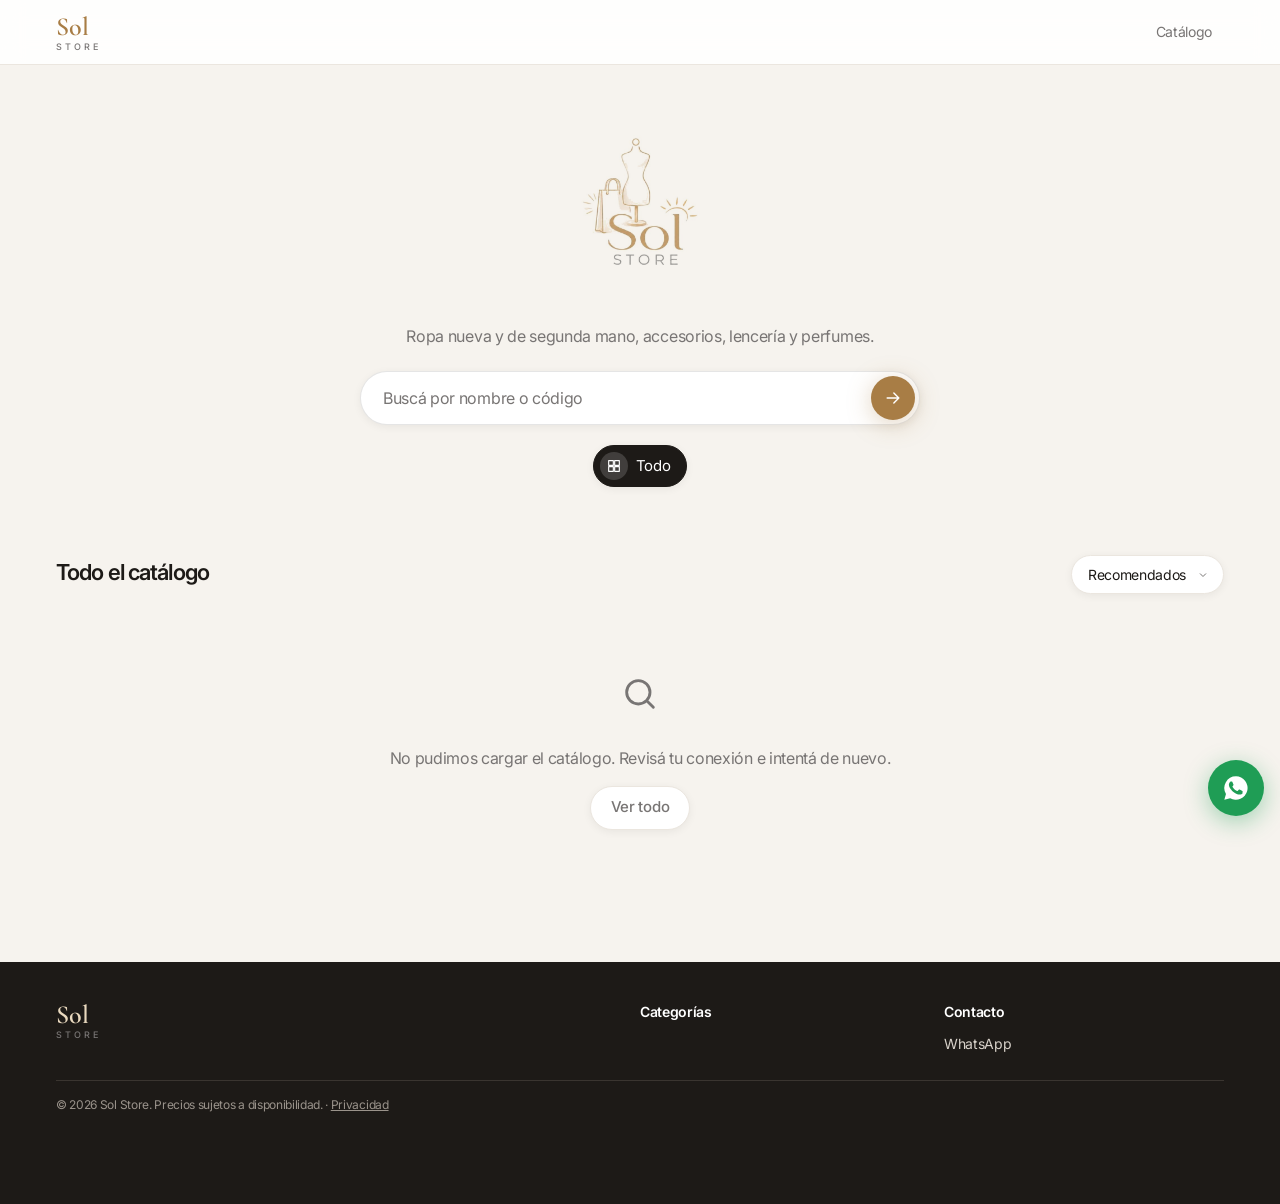
<file: index.html>
<!doctype html>
<html lang="es">
<head>
  <meta charset="utf-8">
  <meta name="viewport" content="width=device-width, initial-scale=1, viewport-fit=cover">
  <title>Sol Store · Ropa, accesorios, lencería y perfumes</title>
  <meta name="description" content="Catálogo online de Sol Store: ropa nueva y de segunda mano, accesorios, lencería y perfumes. Consultá y pedí por WhatsApp.">
  <meta name="theme-color" content="#ffffff">
  <meta property="og:title" content="Sol Store">
  <meta property="og:description" content="Ropa nueva y de segunda mano, accesorios, lencería y perfumes.">
  <meta property="og:image" content="img/logo.jpg">
  <link rel="icon" href="img/icon.png">
  <link rel="preconnect" href="https://fonts.googleapis.com">
  <link rel="preconnect" href="https://fonts.gstatic.com" crossorigin>
  <link href="https://fonts.googleapis.com/css2?family=Cormorant+Garamond:wght@500;600&family=Inter:wght@400;500;600&display=swap" rel="stylesheet">
  <link rel="stylesheet" href="css/styles.css">
</head>
<body>
  <div class="demo-banner" id="demoBanner" hidden>Modo demostración: productos de ejemplo. Configurá la URL del backend en <code>js/config.js</code>.</div>

  <header class="topbar">
    <div class="wrap">
      <a class="brand" href="#" aria-label="Sol Store, inicio">
        <span class="brand-text">Sol<small>STORE</small></span>
      </a>
      <span class="spacer"></span>
      <a class="top-link" href="#catalogo">Catálogo</a>
    </div>
  </header>

  <main>
    <section class="hero wrap">
      <img class="hero-logo" src="img/logo.jpg" alt="Sol Store" width="220" height="220"
           onerror="this.hidden=true;document.getElementById('heroWord').hidden=false">
      <h1 class="hero-wordmark" id="heroWord" hidden>Sol<span>STORE</span></h1>
      <p id="bienvenida">Ropa nueva y de segunda mano, accesorios, lencería y perfumes.</p>

      <form class="search" id="searchForm" role="search">
        <label for="q" class="sr-only">Buscar productos</label>
        <input id="q" type="search" placeholder="Buscá por nombre o código" autocomplete="off">
        <button type="submit" aria-label="Buscar">
          <svg class="icon" viewBox="0 0 24 24"><path d="M5 12h14M13 6l6 6-6 6"/></svg>
        </button>
      </form>

      <nav class="chips" id="chips" aria-label="Categorías"></nav>
    </section>

    <section class="section wrap" id="destacadosSec" hidden>
      <div class="section-head"><h2>Destacados</h2></div>
      <div class="rail" id="destacados"></div>
    </section>

    <section class="section wrap" id="catalogo">
      <div class="section-head">
        <div>
          <h2 id="tituloLista">Todo el catálogo</h2>
          <span class="count" id="contador"></span>
        </div>
        <div class="toolbar">
          <label for="orden" class="sr-only">Ordenar</label>
          <select class="select" id="orden">
            <option value="rel">Recomendados</option>
            <option value="nuevos">Más nuevos</option>
            <option value="menor">Menor precio</option>
            <option value="mayor">Mayor precio</option>
          </select>
        </div>
      </div>
      <div class="grid" id="grid" aria-live="polite"></div>
      <div class="empty" id="vacio" hidden>
        <svg class="icon" viewBox="0 0 24 24"><circle cx="11" cy="11" r="7"/><path d="m20 20-3.5-3.5"/></svg>
        <p>No encontramos productos con ese filtro.</p>
        <button class="btn" id="limpiar">Ver todo</button>
      </div>
    </section>
  </main>

  <footer class="footer">
    <div class="wrap">
      <div>
        <span class="brand-text">Sol<small>STORE</small></span>
        <p id="footDir" style="margin:14px 0 0"></p>
      </div>
      <div>
        <h4>Categorías</h4>
        <div id="footCats"></div>
      </div>
      <div>
        <h4>Contacto</h4>
        <a id="footWa" href="#" target="_blank" rel="noopener">WhatsApp</a>
        <a id="footIg" href="#" target="_blank" rel="noopener" hidden>Instagram</a>
      </div>
      <div class="copy">© <span id="anio"></span> Sol Store. Precios sujetos a disponibilidad. · <a href="privacidad.html" style="display:inline;color:inherit;text-decoration:underline">Privacidad</a></div>
    </div>
  </footer>

  <a class="fab-wa" id="fabWa" href="#" target="_blank" rel="noopener" aria-label="Consultar por WhatsApp">
    <svg viewBox="0 0 24 24"><path d="M12 2a10 10 0 0 0-8.6 15.1L2 22l5-1.3A10 10 0 1 0 12 2Zm5.8 14.2c-.2.7-1.4 1.3-2 1.4-.5.1-1.2.1-1.9-.1-.4-.1-1-.3-1.7-.6-3-1.3-4.9-4.3-5.1-4.5-.1-.2-1.2-1.6-1.2-3.1s.8-2.2 1-2.5c.3-.3.6-.4.8-.4h.6c.2 0 .4 0 .6.5l.9 2.1c.1.2.1.4 0 .5l-.3.5-.4.4c-.1.1-.3.3-.1.6.2.3.8 1.3 1.6 2.1 1.1 1 2 1.3 2.3 1.4.3.1.5.1.6-.1l.9-1c.2-.3.4-.2.7-.1l2 1c.3.1.5.2.5.3.1.2.1.7-.1 1.5Z"/></svg>
  </a>

  <div class="modal" id="modal" hidden role="dialog" aria-modal="true" aria-labelledby="mTitulo">
    <div class="modal-bg" data-close></div>
    <div class="modal-box">
      <button class="icon-btn modal-close" data-close aria-label="Cerrar">
        <svg class="icon" viewBox="0 0 24 24"><path d="M6 6l12 12M18 6 6 18"/></svg>
      </button>
      <div id="mContenido"></div>
    </div>
  </div>

  <script src="js/config.js"></script>
  <script src="js/api.js"></script>
  <script src="js/estadisticas.js"></script>
  <script src="js/catalogo.js"></script>
</body>
</html>
</file>
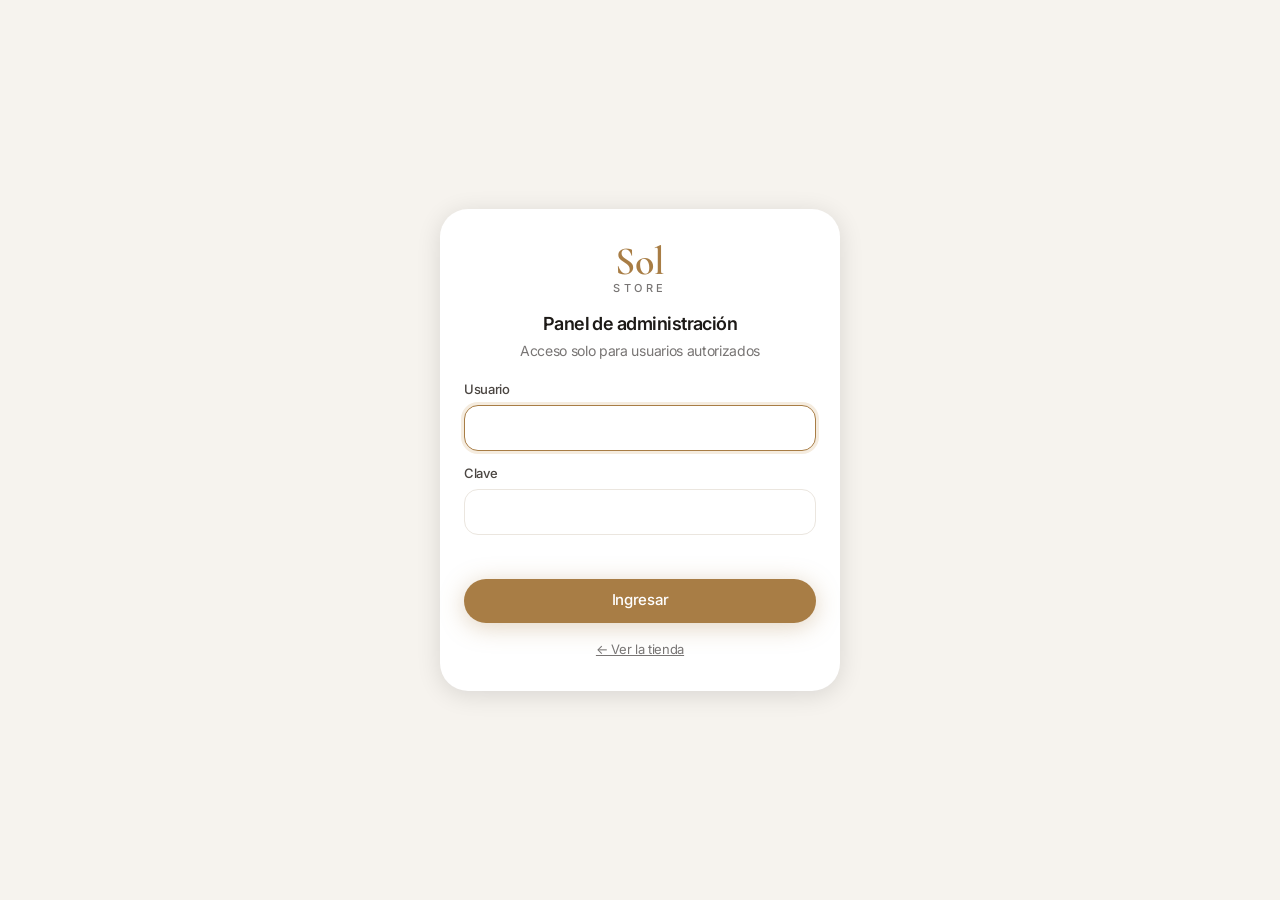
<file: admin/index.html>
<!doctype html>
<html lang="es">
<head>
  <meta charset="utf-8">
  <meta name="viewport" content="width=device-width, initial-scale=1, viewport-fit=cover">
  <meta name="robots" content="noindex, nofollow">
  <title>Panel · Sol Store</title>
  <link rel="icon" href="../img/icon.png">
  <link rel="preconnect" href="https://fonts.googleapis.com">
  <link rel="preconnect" href="https://fonts.gstatic.com" crossorigin>
  <link href="https://fonts.googleapis.com/css2?family=Cormorant+Garamond:wght@500;600&family=Inter:wght@400;500;600&display=swap" rel="stylesheet">
  <link rel="stylesheet" href="../css/styles.css">
  <link rel="stylesheet" href="../css/admin.css">
</head>
<body class="admin">

  <!-- ========== LOGIN ========== -->
  <div class="login-wrap" id="vLogin" hidden>
    <form class="login-card" id="fLogin" autocomplete="on">
      <span class="brand-text">Sol<small>STORE</small></span>
      <h1>Panel de administración</h1>
      <p>Acceso solo para usuarios autorizados</p>
      <div class="field">
        <label for="lUser">Usuario</label>
        <input class="input" id="lUser" name="username" autocomplete="username" required autocapitalize="none">
      </div>
      <div class="field">
        <label for="lPass">Clave</label>
        <input class="input" id="lPass" name="password" type="password" autocomplete="current-password" required>
      </div>
      <div class="err-msg" id="lErr" role="alert"></div>
      <button class="btn btn-primary btn-block" id="lBtn" type="submit">Ingresar</button>
      <p style="margin:16px 0 0"><a href="../" style="color:var(--muted);font-size:13px">← Ver la tienda</a></p>
    </form>
  </div>

  <!-- ========== PANEL ========== -->
  <div id="vPanel" hidden>
    <header class="topbar adm-top">
      <div class="wrap">
        <a class="brand" href="../" target="_blank" title="Ver tienda"><span class="brand-text">Sol<small>PANEL</small></span></a>
        <span class="spacer"></span>
        <div class="adm-user"><b id="uNombre"></b><span id="uRol"></span></div>
        <button class="icon-btn" id="bSalir" aria-label="Cerrar sesión" title="Cerrar sesión">
          <svg class="icon" viewBox="0 0 24 24"><path d="M15 4h3a2 2 0 0 1 2 2v12a2 2 0 0 1-2 2h-3M10 17l-5-5 5-5M5 12h11"/></svg>
        </button>
      </div>
    </header>

    <div class="wrap">
      <div class="demo-banner" id="demoBanner" hidden style="border-radius:14px;margin-top:12px">Modo demostración: los cambios no se guardan.</div>
      <nav class="tabs" role="tablist">
        <button class="tab" role="tab" data-tab="productos" aria-selected="true">Productos</button>
        <button class="tab" role="tab" data-tab="estadisticas" aria-selected="false">Estadísticas</button>
        <button class="tab" role="tab" data-tab="categorias" aria-selected="false" data-admin>Categorías</button>
        <button class="tab" role="tab" data-tab="ajustes" aria-selected="false" data-admin>Tienda</button>
        <button class="tab" role="tab" data-tab="usuarios" aria-selected="false" data-admin>Usuarios</button>
        <button class="tab" role="tab" data-tab="cuenta" aria-selected="false">Mi cuenta</button>
      </nav>

      <!-- Productos -->
      <section class="panel" id="tab-productos">
        <div class="stats" id="stats"></div>
        <div class="adm-bar">
          <div class="search">
            <input id="aQ" type="search" placeholder="Buscar por nombre o código…" aria-label="Buscar producto">
          </div>
          <select class="select" id="aCat" aria-label="Filtrar categoría">
            <option value="">Todas</option>
          </select>
          <button class="btn btn-primary" id="bNuevo">
            <svg class="icon" viewBox="0 0 24 24"><path d="M12 5v14M5 12h14"/></svg>Nuevo
          </button>
        </div>
        <div class="plist" id="plist"></div>
      </section>

      <!-- Estadísticas -->
      <section class="panel" id="tab-estadisticas" hidden>
        <div class="est-head">
          <div class="seg" role="radiogroup" aria-label="Período">
            <button type="button" role="radio" data-dias="7" aria-checked="false">7 días</button>
            <button type="button" role="radio" data-dias="30" aria-checked="true">30 días</button>
            <button type="button" role="radio" data-dias="90" aria-checked="false">90 días</button>
          </div>
          <button class="btn mini" type="button" id="estRecargar">Actualizar</button>
        </div>
        <div id="estCont"></div>
        <p class="hint" style="margin-top:16px">Datos anónimos: no se guardan IP, cookies ni datos personales. No se cuentan tus propias visitas mientras tengas el panel abierto en este navegador. Los registros se borran solos a los 13 meses.</p>
      </section>

      <!-- Categorías -->
      <section class="panel" id="tab-categorias" hidden>
        <div class="box">
          <h3>Categorías</h3>
          <p class="hint">El orden de esta lista es el de los botones en la tienda. Las categorías ocultas o sin productos no se muestran a los clientes.</p>
          <div class="ulist" id="clist"></div>
        </div>
        <form class="box" id="fCat">
          <h3 id="cTit">Nueva categoría</h3>
          <div class="field"><label for="cNom">Nombre</label><input class="input" id="cNom" maxlength="40" required placeholder="Ej.: Calzados"></div>
          <div class="field">
            <label>Ícono</label>
            <div class="icon-pick" id="cIconos" role="radiogroup" aria-label="Ícono de la categoría"></div>
          </div>
          <div class="row2">
            <div class="field"><label for="cOp1">Opción 1</label><input class="input" id="cOp1" maxlength="20" placeholder="Ej.: Talle, Fragancia"><small>Lo que elige el cliente. Vacío = no se usa.</small></div>
            <div class="field"><label for="cOp2">Opción 2</label><input class="input" id="cOp2" maxlength="20" placeholder="Ej.: Color, Presentación"><small>Vacío = no se usa.</small></div>
          </div>
          <label class="check"><input type="checkbox" id="cAct" checked> Visible en la tienda</label>
          <div class="err-msg" id="cErr" role="alert"></div>
          <div class="row-btns">
            <button class="btn btn-primary" type="submit" id="cSave">Agregar categoría</button>
            <button class="btn" type="button" id="cCancel" hidden>Cancelar</button>
          </div>
        </form>
      </section>

      <!-- Ajustes de tienda -->
      <section class="panel" id="tab-ajustes" hidden>
        <form class="box" id="fCfg">
          <h3>Datos de la tienda</h3>
          <div class="field"><label for="cNombre">Nombre</label><input class="input" id="cNombre" data-k="nombre_tienda"></div>
          <div class="field"><label for="cWa">WhatsApp</label><input class="input" id="cWa" data-k="whatsapp" inputmode="numeric" placeholder="595981123456"><small>Con código de país, sin + ni espacios.</small></div>
          <div class="field"><label for="cIg">Instagram</label><input class="input" id="cIg" data-k="instagram" placeholder="usuario"></div>
          <div class="field"><label for="cMsg">Mensaje de bienvenida</label><textarea class="textarea" id="cMsg" data-k="mensaje_bienvenida"></textarea></div>
          <div class="field"><label for="cDir">Dirección / zona</label><input class="input" id="cDir" data-k="direccion"></div>
          <button class="btn btn-primary" type="submit">Guardar cambios</button>
        </form>
      </section>

      <!-- Usuarios -->
      <section class="panel" id="tab-usuarios" hidden>
        <div class="box">
          <h3>Usuarios con acceso</h3>
          <div class="ulist" id="ulist"></div>
        </div>
        <form class="box" id="fUser">
          <h3>Agregar usuario</h3>
          <div class="row2">
            <div class="field"><label for="nuUser">Usuario</label><input class="input" id="nuUser" required autocapitalize="none" pattern="[a-zA-Z0-9._\-]{3,30}"></div>
            <div class="field"><label for="nuNombre">Nombre</label><input class="input" id="nuNombre" required></div>
          </div>
          <div class="row2">
            <div class="field"><label for="nuClave">Clave inicial</label><input class="input" id="nuClave" type="text" minlength="8" required autocomplete="off"></div>
            <div class="field"><label for="nuRol">Rol</label>
              <select id="nuRol"><option value="editor">Editor (solo productos)</option><option value="admin">Administrador</option></select></div>
          </div>
          <button class="btn btn-primary" type="submit">Crear usuario</button>
        </form>
      </section>

      <!-- Mi cuenta -->
      <section class="panel" id="tab-cuenta" hidden>
        <form class="box" id="fClave">
          <h3>Cambiar mi clave</h3>
          <div class="field"><label for="kAct">Clave actual</label><input class="input" id="kAct" type="password" required autocomplete="current-password"></div>
          <div class="field"><label for="kNue">Nueva clave</label><input class="input" id="kNue" type="password" minlength="8" required autocomplete="new-password"><small>Mínimo 8 caracteres.</small></div>
          <button class="btn btn-primary" type="submit">Actualizar clave</button>
        </form>
      </section>
    </div>
  </div>

  <!-- ========== EDITOR DE PRODUCTO ========== -->
  <div class="modal drawer" id="mEdit" hidden role="dialog" aria-modal="true" aria-labelledby="eTitulo">
    <div class="modal-bg" data-close></div>
    <form class="modal-box" id="fProd" novalidate>
      <button type="button" class="icon-btn modal-close" data-close aria-label="Cerrar">
        <svg class="icon" viewBox="0 0 24 24"><path d="M6 6l12 12M18 6 6 18"/></svg>
      </button>
      <h2 id="eTitulo">Nuevo producto</h2>

      <div class="field">
        <label>Fotos <small>(la primera es la principal)</small></label>
        <div class="imgs" id="eImgs"></div>
        <input type="file" id="eFile" accept="image/*,.heic,.heif" multiple hidden>
      </div>

      <div class="row2" style="grid-template-columns:2fr 1fr">
        <div class="field"><label for="eNombre">Nombre *</label><input class="input" id="eNombre" required maxlength="120"></div>
        <div class="field"><label for="eCod">Código</label><input class="input" id="eCod" maxlength="12" placeholder="Automático" autocapitalize="characters" style="text-transform:uppercase"><small>Vacío = se genera solo</small></div>
      </div>
      <div class="row2">
        <div class="field"><label for="eCat">Categoría *</label>
          <select id="eCat"></select></div>
        <div class="field"><label for="eCond">Condición *</label>
          <select id="eCond"><option>Nuevo</option><option>Segunda mano</option></select></div>
      </div>
      <div class="row2">
        <div class="field"><label for="ePrecio">Precio (Gs.) *</label><input class="input" id="ePrecio" inputmode="numeric" required></div>
        <div class="field"><label for="eAnt">Precio anterior</label><input class="input" id="eAnt" inputmode="numeric" placeholder="Para mostrar oferta"></div>
      </div>
      <div class="row2" id="eOpciones">
        <div class="field" id="fOp1"><label for="eTalles" id="lOp1">Talles</label><input class="input" id="eTalles" placeholder="S, M, L"><small>Separados por coma. El cliente elige una.</small></div>
        <div class="field" id="fOp2"><label for="eColores" id="lOp2">Colores</label><input class="input" id="eColores" placeholder="Negro, Beige"><small>Separados por coma</small></div>
      </div>
      <p class="hint" id="eOpHint" hidden></p>
      <div class="row2">
        <div class="field"><label for="eStock">Stock</label><input class="input" id="eStock" inputmode="numeric" placeholder="Vacío = sin control"><small id="eStockHint">0 = agotado</small></div>
        <div class="field"><label for="eOrden">Orden</label><input class="input" id="eOrden" inputmode="numeric" placeholder="1 = primero"></div>
      </div>
      <div class="field"><label for="eDesc">Descripción</label><textarea class="textarea" id="eDesc" maxlength="2000"></textarea></div>
      <label class="check"><input type="checkbox" id="ePed"> Sobre pedido <small style="color:var(--muted)">(se encarga al recibir el pedido; nunca figura como agotado)</small></label>
      <div class="field" id="fPlazo" hidden><label for="ePlazo">Plazo de entrega</label><input class="input" id="ePlazo" maxlength="60" placeholder="Ej.: 3 a 5 días hábiles"><small>Opcional. Se muestra al cliente.</small></div>
      <label class="check"><input type="checkbox" id="eDest"> Mostrar en Destacados</label>
      <label class="check"><input type="checkbox" id="eAct" checked> Visible en la tienda</label>
      <div class="err-msg" id="eErr" role="alert"></div>

      <div class="drawer-actions">
        <button type="button" class="btn btn-danger" id="eDel" hidden>Eliminar</button>
        <button type="submit" class="btn btn-primary" id="eSave">Guardar</button>
      </div>
    </form>
  </div>

  <script src="../js/config.js"></script>
  <script src="../js/api.js"></script>
  <script src="../js/admin.js"></script>
</body>
</html>
</file>
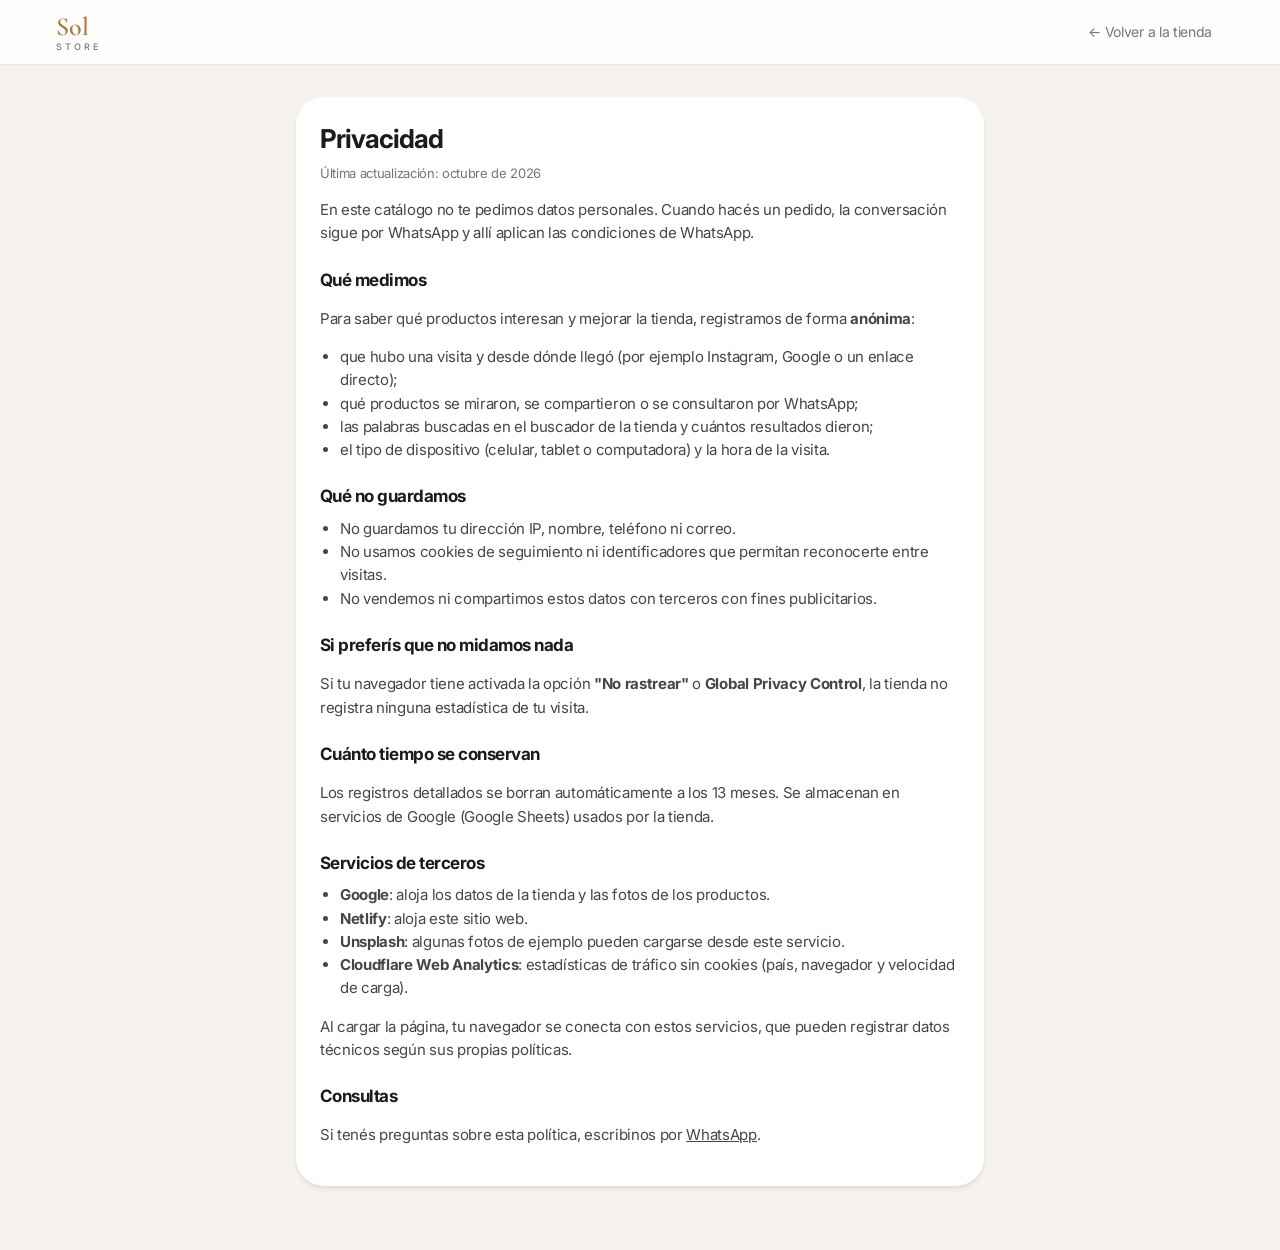
<file: privacidad.html>
<!doctype html>
<html lang="es">
<head>
  <meta charset="utf-8">
  <meta name="viewport" content="width=device-width, initial-scale=1, viewport-fit=cover">
  <title>Privacidad · Sol Store</title>
  <meta name="description" content="Qué datos mide Sol Store en su catálogo online y cuáles no.">
  <link rel="icon" href="img/icon.png">
  <link rel="preconnect" href="https://fonts.googleapis.com">
  <link rel="preconnect" href="https://fonts.gstatic.com" crossorigin>
  <link href="https://fonts.googleapis.com/css2?family=Cormorant+Garamond:wght@500;600&family=Inter:wght@400;500;600&display=swap" rel="stylesheet">
  <link rel="stylesheet" href="css/styles.css">
  <style>
    .legal { max-width: 720px; margin: 0 auto; padding: 32px 16px 64px; }
    .legal .box { background: var(--surface); border-radius: var(--r-card); box-shadow: var(--shadow-card); padding: 24px; }
    .legal h1 { font-size: 26px; letter-spacing: -0.04em; margin: 0 0 6px; }
    .legal h2 { font-size: 17px; letter-spacing: -0.03em; margin: 24px 0 8px; }
    .legal p, .legal li { color: #4a4541; font-size: 15px; line-height: 1.55; }
    .legal ul { padding-left: 20px; margin: 8px 0; }
    .legal .fecha { color: var(--muted); font-size: 13px; margin: 0 0 8px; }
  </style>
</head>
<body>
  <header class="topbar">
    <div class="wrap">
      <a class="brand" href="./" aria-label="Volver a Sol Store"><span class="brand-text">Sol<small>STORE</small></span></a>
      <span class="spacer"></span>
      <a class="top-link" href="./">← Volver a la tienda</a>
    </div>
  </header>

  <main class="legal">
    <div class="box">
      <h1>Privacidad</h1>
      <p class="fecha">Última actualización: octubre de 2026</p>
      <p>En este catálogo no te pedimos datos personales. Cuando hacés un pedido, la conversación sigue por WhatsApp y allí aplican las condiciones de WhatsApp.</p>

      <h2>Qué medimos</h2>
      <p>Para saber qué productos interesan y mejorar la tienda, registramos de forma <strong>anónima</strong>:</p>
      <ul>
        <li>que hubo una visita y desde dónde llegó (por ejemplo Instagram, Google o un enlace directo);</li>
        <li>qué productos se miraron, se compartieron o se consultaron por WhatsApp;</li>
        <li>las palabras buscadas en el buscador de la tienda y cuántos resultados dieron;</li>
        <li>el tipo de dispositivo (celular, tablet o computadora) y la hora de la visita.</li>
      </ul>

      <h2>Qué no guardamos</h2>
      <ul>
        <li>No guardamos tu dirección IP, nombre, teléfono ni correo.</li>
        <li>No usamos cookies de seguimiento ni identificadores que permitan reconocerte entre visitas.</li>
        <li>No vendemos ni compartimos estos datos con terceros con fines publicitarios.</li>
      </ul>

      <h2>Si preferís que no midamos nada</h2>
      <p>Si tu navegador tiene activada la opción <strong>"No rastrear"</strong> o <strong>Global Privacy Control</strong>, la tienda no registra ninguna estadística de tu visita.</p>

      <h2>Cuánto tiempo se conservan</h2>
      <p>Los registros detallados se borran automáticamente a los 13 meses. Se almacenan en servicios de Google (Google Sheets) usados por la tienda.</p>

      <h2 id="servicios">Servicios de terceros</h2>
      <ul>
        <li><strong>Google</strong>: aloja los datos de la tienda y las fotos de los productos.</li>
        <li><strong>Netlify</strong>: aloja este sitio web.</li>
        <li><strong>Unsplash</strong>: algunas fotos de ejemplo pueden cargarse desde este servicio.</li>
        <li id="cfInfo" hidden><strong>Cloudflare Web Analytics</strong>: estadísticas de tráfico sin cookies (país, navegador y velocidad de carga).</li>
      </ul>
      <p>Al cargar la página, tu navegador se conecta con estos servicios, que pueden registrar datos técnicos según sus propias políticas.</p>

      <h2>Consultas</h2>
      <p>Si tenés preguntas sobre esta política, escribinos por <a id="contactoWa" href="#" target="_blank" rel="noopener">WhatsApp</a>.</p>
    </div>
  </main>

  <script src="js/config.js"></script>
  <script>
    (function () {
      var c = window.SOL_CONFIG || {};
      var num = String(c.WHATSAPP_POR_DEFECTO || '').replace(/\D/g, '');
      if (num) document.getElementById('contactoWa').href = 'https://wa.me/' + num + '?text=' + encodeURIComponent('Hola, tengo una consulta sobre privacidad.');
      if (c.CF_ANALYTICS_TOKEN) document.getElementById('cfInfo').hidden = false;
    })();
  </script>
</body>
</html>
</file>
<file: css/styles.css>
/* ==========================================================
   SOL STORE — Estilos base + catálogo
   Basado en el style reference (DESIGN.md): lienzo claro,
   tarjetas muy redondeadas, controles en píldora, sombras suaves
   y UN solo acento. El acento violeta se reemplaza por el dorado
   del logo para respetar la marca.
   ========================================================== */
:root {
  --canvas: #f6f3ee;
  --surface: #ffffff;
  --ink: #1d1a17;
  --muted: #787574;
  --border: #ebe6df;
  --stone: #d9d3ca;
  --accent: #a87d45;          /* dorado del logo, versión legible */
  --accent-soft: #e9d9bf;
  --accent-wash: #f5ecdf;
  --accent-shadow: rgba(168, 125, 69, 0.34);
  --danger: #b4412f;
  --ok: #3f7d4e;

  --font: 'Inter', ui-sans-serif, system-ui, -apple-system, 'Segoe UI', Roboto, sans-serif;
  --font-brand: 'Cormorant Garamond', 'Times New Roman', serif;

  --r-card: 28px;
  --r-img: 20px;
  --r-pill: 9999px;
  --shadow-sm: 0 2px 8px rgba(0,0,0,.06);
  --shadow-card: 0 4px 6px -1px rgba(0,0,0,.08), 0 2px 4px -2px rgba(0,0,0,.08);
  --shadow-lg: 0 4px 24px rgba(0,0,0,.12);
  --shadow-accent: 0 4px 24px var(--accent-shadow);

  --max: 1200px;
  --gap: 12px;
}

* { box-sizing: border-box; }
html { -webkit-text-size-adjust: 100%; scroll-behavior: smooth; }
body {
  margin: 0;
  background: var(--canvas);
  color: var(--ink);
  font-family: var(--font);
  font-size: 16px;
  line-height: 1.38;
  letter-spacing: -0.02em;
  -webkit-font-smoothing: antialiased;
}
img { max-width: 100%; display: block; }
button, input, select, textarea { font: inherit; color: inherit; letter-spacing: inherit; }
button { cursor: pointer; }
a { color: inherit; }
.sr-only { position: absolute; width: 1px; height: 1px; overflow: hidden; clip: rect(0 0 0 0); white-space: nowrap; }
[hidden] { display: none !important; }

.wrap { max-width: var(--max); margin: 0 auto; padding: 0 16px; }

/* ---------- Botones y píldoras ---------- */
.btn {
  display: inline-flex; align-items: center; justify-content: center; gap: 8px;
  min-height: 44px; padding: 10px 20px;
  border-radius: var(--r-pill); border: 1px solid var(--border);
  background: var(--surface); box-shadow: var(--shadow-sm);
  font-size: 15px; font-weight: 500; text-decoration: none;
  transition: transform .15s ease, box-shadow .15s ease, background .15s;
}
.btn:hover { box-shadow: var(--shadow-card); }
.btn:active { transform: scale(.98); }
.btn-primary { background: var(--accent); color: #fff; border-color: transparent; box-shadow: var(--shadow-accent); }
.btn-primary:hover { background: #976f3b; }
.btn-ghost { background: transparent; box-shadow: none; border-color: transparent; }
.btn-ghost:hover { background: var(--accent-wash); box-shadow: none; }
.btn-block { width: 100%; }
.btn:disabled { opacity: .55; cursor: not-allowed; }

.icon-btn {
  width: 44px; height: 44px; border-radius: 50%;
  display: inline-grid; place-items: center;
  background: var(--surface); border: 1px solid var(--border); box-shadow: var(--shadow-sm);
}
.icon { width: 20px; height: 20px; stroke: currentColor; fill: none; stroke-width: 1.7; stroke-linecap: round; stroke-linejoin: round; }

/* ---------- Encabezado ---------- */
.topbar {
  position: sticky; top: 0; z-index: 40;
  background: rgba(255,255,255,.88);
  backdrop-filter: saturate(1.4) blur(12px);
  -webkit-backdrop-filter: saturate(1.4) blur(12px);
  border-bottom: 1px solid var(--border);
}
.topbar .wrap { display: flex; align-items: center; gap: 12px; height: 64px; }
.brand { display: flex; align-items: center; gap: 10px; text-decoration: none; }
.brand img { height: 44px; width: auto; }
.brand-text { font-family: var(--font-brand); font-size: 26px; font-weight: 600; color: var(--accent); letter-spacing: 0; line-height: 1; }
.brand-text small { display: block; font-family: var(--font); font-size: 9px; letter-spacing: .32em; color: var(--muted); font-weight: 500; margin-top: 2px; }
.topbar .spacer { flex: 1; }
.top-link { font-size: 14px; color: var(--muted); text-decoration: none; padding: 8px 12px; border-radius: var(--r-pill); }
.top-link:hover { background: var(--accent-wash); color: var(--ink); }

/* ---------- Hero ---------- */
.hero { padding-top: 40px; padding-bottom: 24px; text-align: center; }
.hero-logo { width: 220px; height: auto; margin: -10px auto 0; mix-blend-mode: multiply; }
.hero-wordmark { font-family: var(--font-brand); font-size: 64px; color: var(--accent); line-height: .9; margin: 0; font-weight: 600; letter-spacing: 0; }
.hero-wordmark span { display: block; font-family: var(--font); font-size: 14px; letter-spacing: .4em; color: var(--muted); font-weight: 500; margin-top: 8px; }
.hero p { color: var(--muted); margin: 10px auto 24px; max-width: 520px; font-size: 16px; }

.search {
  position: relative; max-width: 560px; margin: 0 auto;
  background: var(--surface); border: 1px solid rgba(0,0,0,.1);
  border-radius: var(--r-pill); padding: 4px 4px 4px 20px;
  display: flex; align-items: center; box-shadow: var(--shadow-sm);
}
.search input { flex: 1; border: 0; outline: 0; background: transparent; font-size: 16px; min-width: 0; height: 44px; }
.search input::placeholder { color: var(--muted); }
.search button {
  width: 44px; height: 44px; border-radius: 50%; border: 0;
  background: var(--accent); color: #fff; display: grid; place-items: center;
  box-shadow: var(--shadow-accent); flex: none;
}

/* ---------- Píldoras de categoría ---------- */
.chips { display: flex; gap: 8px; overflow-x: auto; padding: 20px 16px 4px; margin: 0 -16px; scrollbar-width: none; justify-content: flex-start; }
.chips::-webkit-scrollbar { display: none; }
@media (min-width: 760px) { .chips { justify-content: center; flex-wrap: wrap; overflow: visible; } }
.chip {
  flex: none; display: inline-flex; align-items: center; gap: 8px;
  padding: 6px 16px 6px 6px; min-height: 40px;
  border-radius: var(--r-pill); border: 1px solid var(--border);
  background: var(--surface); box-shadow: var(--shadow-sm);
  font-size: 15px; white-space: nowrap;
}
.chip .dot { width: 28px; height: 28px; border-radius: 50%; display: grid; place-items: center; background: var(--accent-wash); font-size: 14px; }
.chip[aria-pressed="true"] { background: var(--ink); color: #fff; border-color: var(--ink); }
.chip[aria-pressed="true"] .dot { background: rgba(255,255,255,.16); }

/* ---------- Secciones ---------- */
.section { padding-top: 40px; padding-bottom: 8px; }
.section-head { display: flex; align-items: baseline; justify-content: space-between; gap: 12px; margin-bottom: 20px; }
.section-head h2 { font-size: 22px; font-weight: 600; letter-spacing: -0.04em; margin: 0; }
.section-head .count { color: var(--muted); font-size: 14px; }
.toolbar { display: flex; gap: 8px; align-items: center; }
.select {
  appearance: none; -webkit-appearance: none;
  border: 1px solid var(--border); background: var(--surface) url("data:image/svg+xml,%3Csvg xmlns='http://www.w3.org/2000/svg' width='12' height='12' viewBox='0 0 24 24' fill='none' stroke='%23787574' stroke-width='2'%3E%3Cpath d='m6 9 6 6 6-6'/%3E%3C/svg%3E") no-repeat right 14px center;
  border-radius: var(--r-pill); padding: 9px 36px 9px 16px; font-size: 14px; box-shadow: var(--shadow-sm);
}

/* ---------- Carrusel destacados ---------- */
.rail { display: grid; grid-auto-flow: column; grid-auto-columns: minmax(220px, 260px); gap: 16px; overflow-x: auto; scroll-snap-type: x mandatory; padding: 4px 16px 20px; margin: 0 -16px; scrollbar-width: none; }
.rail::-webkit-scrollbar { display: none; }
.rail .card { scroll-snap-align: start; }

/* ---------- Grilla y tarjetas ---------- */
.grid { display: grid; gap: 14px; grid-template-columns: repeat(2, minmax(0, 1fr)); }
@media (min-width: 700px) { .grid { grid-template-columns: repeat(3, minmax(0, 1fr)); gap: 18px; } }
@media (min-width: 1020px) { .grid { grid-template-columns: repeat(4, minmax(0, 1fr)); gap: 20px; } }

.card {
  background: var(--surface); border-radius: var(--r-card);
  box-shadow: var(--shadow-card); padding: 8px 8px 14px;
  text-align: left; border: 0; width: 100%;
  display: flex; flex-direction: column; gap: 10px;
  transition: transform .2s ease, box-shadow .2s ease;
}
.card:hover { transform: translateY(-3px); box-shadow: var(--shadow-lg); }
.card:focus-visible { outline: 2px solid var(--accent); outline-offset: 3px; }
.card-media { position: relative; aspect-ratio: 1 / 1; border-radius: var(--r-img); overflow: hidden; background: var(--accent-wash); }
/* cover: la foto llena el recuadro cuadrado con esquinas redondeadas (se recorta lo que sobra) */
.card-media img { width: 100%; height: 100%; object-fit: cover; transition: transform .4s ease; }
.card:hover .card-media img { transform: scale(1.04); }
.badge {
  position: absolute; top: 10px; left: 10px;
  background: rgba(255,255,255,.92); color: var(--ink);
  font-size: 11px; font-weight: 600; letter-spacing: .02em;
  padding: 5px 10px; border-radius: var(--r-pill);
}
.badge.used { background: var(--ink); color: #fff; }
.badge.sold { left: auto; right: 10px; background: var(--danger); color: #fff; }
.badge.pedido { left: auto; right: 10px; background: var(--accent); color: #fff; }
.tag.tag-pedido { background: var(--accent); color: #fff; }
.aviso-pedido { margin: 0; font-size: 14px; color: #6f5230; background: var(--accent-wash); border-radius: 14px; padding: 10px 14px; }
.card-body { padding: 0 8px; display: flex; flex-direction: column; gap: 4px; }
.card-cod { float: right; text-transform: none; letter-spacing: .02em; color: var(--ink); font-weight: 600; }
.tag.tag-cod { background: var(--ink); color: #fff; letter-spacing: .03em; }
.card-cat { font-size: 11px; color: var(--muted); text-transform: uppercase; letter-spacing: .08em; font-weight: 500; }
.card-name { font-size: 15px; font-weight: 500; line-height: 1.3; display: -webkit-box; -webkit-line-clamp: 2; -webkit-box-orient: vertical; overflow: hidden; }
.price { display: flex; align-items: baseline; gap: 8px; flex-wrap: wrap; }
.price b { font-size: 16px; font-weight: 600; }
.price s { font-size: 13px; color: var(--muted); }

.ph { width: 100%; height: 100%; display: grid; place-items: center; color: var(--accent); font-family: var(--font-brand); font-size: 44px; }

.empty { text-align: center; padding: 60px 16px; color: var(--muted); }
.empty .icon { width: 40px; height: 40px; margin: 0 auto 12px; }

/* Skeleton */
.skel { background: var(--surface); border-radius: var(--r-card); padding: 8px 8px 14px; box-shadow: var(--shadow-card); }
.skel div { background: #efe9e1; border-radius: 12px; animation: pulse 1.2s ease-in-out infinite; }
.skel .s-img { aspect-ratio: 1/1; border-radius: var(--r-img); }
.skel .s-l1 { height: 12px; width: 50%; margin: 12px 8px 8px; }
.skel .s-l2 { height: 14px; width: 80%; margin: 0 8px; }
@keyframes pulse { 50% { opacity: .5; } }

/* ---------- Modal detalle ---------- */
.modal { position: fixed; inset: 0; z-index: 100; display: flex; align-items: flex-end; justify-content: center; }
.modal-bg { position: absolute; inset: 0; background: rgba(29,26,23,.45); animation: fade .2s; }
.modal-box {
  position: relative; background: var(--surface); width: 100%; max-width: 940px;
  max-height: 92vh; overflow-y: auto; border-radius: 28px 28px 0 0;
  padding: 16px; animation: up .25s ease;
}
@media (min-width: 760px) {
  .modal { align-items: center; padding: 24px; }
  .modal-box { border-radius: var(--r-card); padding: 20px; }
}
@keyframes fade { from { opacity: 0; } }
@keyframes up { from { transform: translateY(30px); opacity: 0; } }
.modal-close { position: absolute; top: 14px; right: 14px; z-index: 2; }
.detail { display: grid; gap: 20px; }
@media (min-width: 760px) { .detail { grid-template-columns: 1.1fr 1fr; gap: 28px; } }
.gallery-main { aspect-ratio: 1/1; border-radius: var(--r-img); overflow: hidden; background: var(--accent-wash); }
.gallery-main img { width: 100%; height: 100%; object-fit: cover; }
.thumbs { display: flex; gap: 6px; margin-top: 8px; overflow-x: auto; }
.thumbs button { width: 56px; height: 56px; flex: none; border-radius: 12px; overflow: hidden; border: 2px solid transparent; padding: 0; background: var(--accent-wash); }
.thumbs button[aria-current="true"] { border-color: var(--accent); }
.thumbs img { width: 100%; height: 100%; object-fit: cover; }
.detail-info { display: flex; flex-direction: column; gap: 14px; padding: 4px 4px 8px; }
.detail-info h3 { font-size: 24px; font-weight: 600; letter-spacing: -0.04em; margin: 0; line-height: 1.2; padding-right: 44px; }
.detail-info .price b { font-size: 22px; }
.tags { display: flex; gap: 6px; flex-wrap: wrap; }
.tag { font-size: 12px; padding: 5px 12px; border-radius: var(--r-pill); background: var(--accent-wash); color: #6f5230; font-weight: 500; }
.opt-label { font-size: 13px; color: var(--muted); margin-bottom: 8px; font-weight: 500; }
.opts { display: flex; gap: 8px; flex-wrap: wrap; }
.opt { min-width: 44px; height: 40px; padding: 0 14px; border-radius: var(--r-pill); border: 1px solid var(--border); background: var(--surface); font-size: 14px; }
.opt[aria-pressed="true"] { background: var(--ink); color: #fff; border-color: var(--ink); }
.desc { color: #4a4541; font-size: 15px; white-space: pre-line; margin: 0; }
.wa-btn { background: #1f9d55; color: #fff; border: 0; box-shadow: 0 4px 20px rgba(31,157,85,.3); min-height: 50px; font-size: 16px; }
.wa-btn:hover { background: #198549; }
.note { font-size: 12px; color: var(--muted); text-align: center; margin: 0; }

/* ---------- WhatsApp flotante ---------- */
.fab-wa {
  position: fixed; right: 16px; bottom: 84px; z-index: 50;
  width: 56px; height: 56px; border-radius: 50%; background: #1f9d55; color: #fff;
  display: grid; place-items: center; box-shadow: 0 6px 24px rgba(31,157,85,.4);
}
.fab-wa svg { width: 28px; height: 28px; fill: currentColor; }

/* ---------- Pie ---------- */
.footer { margin-top: 64px; background: var(--ink); color: #d8d2ca; padding: 40px 0 90px; font-size: 14px; }
.footer .wrap { display: grid; gap: 24px; }
@media (min-width: 760px) { .footer .wrap { grid-template-columns: 2fr 1fr 1fr; } }
.footer h4 { color: #fff; font-size: 14px; margin: 0 0 10px; font-weight: 600; }
.footer a { color: #d8d2ca; text-decoration: none; display: block; padding: 3px 0; }
.footer a:hover { color: #fff; }
.footer .brand-text { color: var(--accent-soft); }
.footer .copy { grid-column: 1 / -1; border-top: 1px solid #3a3530; padding-top: 16px; color: #9a938b; font-size: 12px; }

/* ---------- Avisos ---------- */
.toast {
  position: fixed; left: 50%; bottom: 24px; transform: translateX(-50%);
  background: var(--ink); color: #fff; padding: 12px 20px; border-radius: 20px; text-align: center;
  font-size: 14px; z-index: 200; box-shadow: var(--shadow-lg); max-width: calc(100% - 32px);
  animation: up .2s ease;
}
.toast.err { background: var(--danger); }
.demo-banner { background: var(--accent-wash); color: #6f5230; text-align: center; font-size: 13px; padding: 8px 16px; }
</file>
<file: css/admin.css>
/* Panel de administración */
body.admin { background: var(--canvas); }

/* Login */
.login-wrap { min-height: 100vh; display: grid; place-items: center; padding: 24px 16px; }
.login-card { width: 100%; max-width: 400px; background: var(--surface); border-radius: var(--r-card); box-shadow: var(--shadow-lg); padding: 32px 24px; text-align: center; }
.login-card .brand-text { font-size: 40px; }
.login-card .brand-text small { font-size: 11px; }
.login-card h1 { font-size: 18px; font-weight: 600; margin: 18px 0 4px; letter-spacing: -0.03em; }
.login-card p { color: var(--muted); font-size: 14px; margin: 0 0 20px; }

/* Formularios */
.field { display: flex; flex-direction: column; gap: 6px; text-align: left; margin-bottom: 14px; }
.field label { font-size: 13px; font-weight: 500; color: #4a4541; }
.field small { font-size: 12px; color: var(--muted); }
.input, .textarea, .field select {
  width: 100%; border: 1px solid var(--border); background: var(--surface);
  border-radius: 14px; padding: 11px 14px; font-size: 16px; outline: none;
  transition: border-color .15s, box-shadow .15s;
}
.input:focus, .textarea:focus, .field select:focus { border-color: var(--accent); box-shadow: 0 0 0 3px var(--accent-wash); }
.textarea { min-height: 96px; resize: vertical; }
.row2 { display: grid; gap: 0 12px; grid-template-columns: 1fr 1fr; }
.check { display: flex; align-items: center; gap: 10px; font-size: 15px; padding: 10px 0; }
.check input { width: 20px; height: 20px; accent-color: var(--accent); }
.err-msg { color: var(--danger); font-size: 14px; min-height: 20px; margin: 4px 0 10px; }

/* Layout panel */
.adm-top .wrap { height: 60px; }
.adm-user { font-size: 13px; color: var(--muted); text-align: right; line-height: 1.2; }
.adm-user b { display: block; color: var(--ink); font-weight: 500; }
.tabs { display: flex; gap: 6px; padding: 16px 0 4px; overflow-x: auto; scrollbar-width: none; }
.tabs::-webkit-scrollbar { display: none; }
.tab { flex: none; padding: 9px 18px; border-radius: var(--r-pill); border: 1px solid var(--border); background: var(--surface); font-size: 14px; box-shadow: var(--shadow-sm); }
.tab[aria-selected="true"] { background: var(--ink); color: #fff; border-color: var(--ink); }
.panel { padding: 16px 0 80px; }

.adm-bar { display: flex; flex-wrap: wrap; gap: 10px; align-items: center; margin-bottom: 16px; }
.adm-bar .search { margin: 0; flex: 1 1 260px; max-width: none; padding: 2px 6px 2px 16px; }
.adm-bar .search input { height: 40px; }
.stats { display: grid; grid-template-columns: repeat(auto-fit, minmax(130px, 1fr)); gap: 10px; margin-bottom: 16px; }
.stat { background: var(--surface); border-radius: 20px; padding: 14px 16px; box-shadow: var(--shadow-card); }
.stat b { display: block; font-size: 22px; font-weight: 600; letter-spacing: -0.04em; }
.stat span { font-size: 12px; color: var(--muted); }

/* Lista de productos */
.plist { display: grid; gap: 10px; }
.pitem { display: grid; grid-template-columns: 64px 1fr auto; gap: 12px; align-items: center; background: var(--surface); border-radius: 20px; padding: 8px 12px 8px 8px; box-shadow: var(--shadow-card); }
.pitem.off { opacity: .55; }
.pthumb { width: 64px; height: 64px; border-radius: 14px; overflow: hidden; background: var(--accent-wash); }
.pthumb img { width: 100%; height: 100%; object-fit: cover; }
.pthumb .ph { font-size: 26px; }
.pinfo { min-width: 0; }
.pinfo b { display: block; font-weight: 500; font-size: 15px; white-space: nowrap; overflow: hidden; text-overflow: ellipsis; }
.pinfo span { font-size: 12px; color: var(--muted); }
.pmeta { display: flex; gap: 4px; flex-wrap: wrap; margin-top: 4px; }
.pmeta i { font-style: normal; font-size: 11px; padding: 2px 8px; border-radius: var(--r-pill); background: var(--accent-wash); color: #6f5230; }
.pmeta i.warn { background: #f6dcd6; color: #8d2f20; }
.pact { display: flex; gap: 6px; }
.pact .icon-btn { width: 38px; height: 38px; }

/* Editor de producto */
.drawer .modal-box { max-width: 720px; }
.drawer h2 { margin: 0 0 18px; font-size: 20px; font-weight: 600; letter-spacing: -0.03em; padding-right: 50px; }
.imgs { display: grid; grid-template-columns: repeat(auto-fill, minmax(92px, 1fr)); gap: 8px; margin-bottom: 8px; }
.imgbox { position: relative; aspect-ratio: 1/1; border-radius: 14px; overflow: hidden; background: var(--accent-wash); }
.imgbox img { width: 100%; height: 100%; object-fit: cover; }
.imgbox .x { position: absolute; top: 4px; right: 4px; width: 28px; height: 28px; border-radius: 50%; border: 0; background: rgba(0,0,0,.6); color: #fff; font-size: 14px; display: grid; place-items: center; }
.imgbox .mv { position: absolute; bottom: 4px; left: 4px; width: 28px; height: 28px; border-radius: 50%; border: 0; background: rgba(255,255,255,.9); font-size: 12px; }
.imgbox .main { position: absolute; bottom: 6px; right: 6px; font-size: 10px; background: var(--accent); color: #fff; padding: 2px 6px; border-radius: 9999px; }
.imgbox.loading::after { content: 'Subiendo…'; position: absolute; inset: 0; display: grid; place-items: center; background: rgba(255,255,255,.75); font-size: 12px; }
.upload { aspect-ratio: 1/1; border-radius: 14px; border: 1.5px dashed var(--stone); display: grid; place-items: center; text-align: center; font-size: 12px; color: var(--muted); cursor: pointer; background: var(--surface); }
.upload:hover { border-color: var(--accent); color: var(--accent); }
.drawer-actions { position: sticky; bottom: -16px; background: var(--surface); padding: 14px 0 4px; display: flex; gap: 10px; border-top: 1px solid var(--border); margin-top: 8px; }
.drawer-actions .btn { flex: 1; }
.btn-danger { color: var(--danger); }

/* Tarjetas de ajustes */
.box { background: var(--surface); border-radius: var(--r-card); box-shadow: var(--shadow-card); padding: 20px; margin-bottom: 16px; max-width: 640px; }
.box h3 { margin: 0 0 14px; font-size: 17px; font-weight: 600; letter-spacing: -0.03em; }
.ulist { display: grid; gap: 8px; margin-bottom: 16px; }
.uitem { display: flex; align-items: center; gap: 10px; padding: 10px 0; border-bottom: 1px solid var(--border); }
.uitem:last-child { border-bottom: 0; }
.uitem .grow { flex: 1; min-width: 0; }
.uitem span { font-size: 12px; color: var(--muted); }
.mini { min-height: 34px; padding: 6px 12px; font-size: 13px; }

/* Categorías */
.hint { font-size: 13px; color: var(--muted); margin: -6px 0 14px; }
.cdot { width: 36px; height: 36px; flex: none; border-radius: 50%; display: grid; place-items: center; background: var(--accent-wash); color: var(--accent); }
.uitem.off { opacity: .55; }
.cact { display: flex; gap: 4px; flex: none; }
.cact .icon-btn { width: 34px; height: 34px; box-shadow: none; }
.cact .icon-btn:disabled { opacity: .3; cursor: default; }
.icon-pick { display: grid; grid-template-columns: repeat(auto-fill, minmax(72px, 1fr)); gap: 8px; }
.icon-pick button { display: flex; flex-direction: column; align-items: center; gap: 4px; padding: 10px 4px; border-radius: 14px; border: 1px solid var(--border); background: var(--surface); font-size: 11px; color: var(--muted); }
.icon-pick button[aria-checked="true"] { border-color: var(--accent); background: var(--accent-wash); color: #6f5230; }
.row-btns { display: flex; gap: 8px; flex-wrap: wrap; }
.pinfo .pcod { display: inline; font-size: 12px; font-weight: 600; color: var(--ink); letter-spacing: .02em; }

/* Estadísticas */
.est-head { display: flex; justify-content: space-between; align-items: center; gap: 10px; margin-bottom: 16px; flex-wrap: wrap; }
.seg { display: inline-flex; background: var(--surface); border: 1px solid var(--border); border-radius: var(--r-pill); padding: 3px; box-shadow: var(--shadow-sm); }
.seg button { border: 0; background: none; padding: 7px 14px; border-radius: var(--r-pill); font-size: 13px; color: var(--muted); }
.seg button[aria-checked="true"] { background: var(--ink); color: #fff; }
.stat small { display: block; font-size: 11px; color: var(--muted); margin-top: 2px; }
.est-grid { display: grid; gap: 16px; grid-template-columns: 1fr; }
@media (min-width: 900px) { .est-grid { grid-template-columns: 1fr 1fr; } .est-grid .ancho { grid-column: 1 / -1; } }
.est-grid .box { max-width: none; margin: 0; }
.chart { position: relative; }
.chart svg { width: 100%; height: auto; display: block; overflow: visible; }
.chart .eje { font-size: 11px; fill: var(--muted); }
.chart .grid { stroke: var(--border); stroke-width: 1; }
.chart .barra { fill: var(--accent); pointer-events: none; }
.chart .hit { fill: transparent; cursor: default; }
.chart .hit:hover + .barra, .chart .barra.on { fill: #8a6534; }
.tip { position: absolute; pointer-events: none; background: var(--ink); color: #fff; font-size: 12px; padding: 6px 10px; border-radius: 10px; white-space: nowrap; transform: translate(-50%, -110%); box-shadow: var(--shadow-lg); z-index: 5; }
.tip b { font-weight: 600; }
.rank { display: grid; grid-template-columns: minmax(0, 1fr) auto; gap: 4px 12px; align-items: center; font-size: 14px; padding: 6px 0; }
.rank .lbl { white-space: nowrap; overflow: hidden; text-overflow: ellipsis; }
.rank .num { font-variant-numeric: tabular-nums; color: var(--ink); font-weight: 500; text-align: right; }
.rank .bar { grid-column: 1 / -1; height: 6px; border-radius: 4px; background: var(--accent-wash); overflow: hidden; }
.rank .bar i { display: block; height: 100%; border-radius: 4px; background: var(--accent); }
.tabla { width: 100%; border-collapse: collapse; font-size: 14px; }
.tabla th { text-align: left; font-weight: 500; color: var(--muted); font-size: 12px; padding: 6px 8px; border-bottom: 1px solid var(--border); }
.tabla td { padding: 8px; border-bottom: 1px solid var(--border); }
.tabla td.n, .tabla th.n { text-align: right; font-variant-numeric: tabular-nums; white-space: nowrap; }
.tabla tr:last-child td { border-bottom: 0; }
.tabla .cod { font-weight: 600; font-size: 12px; }
.vacio-est { color: var(--muted); font-size: 14px; padding: 8px 0; }
</file>
